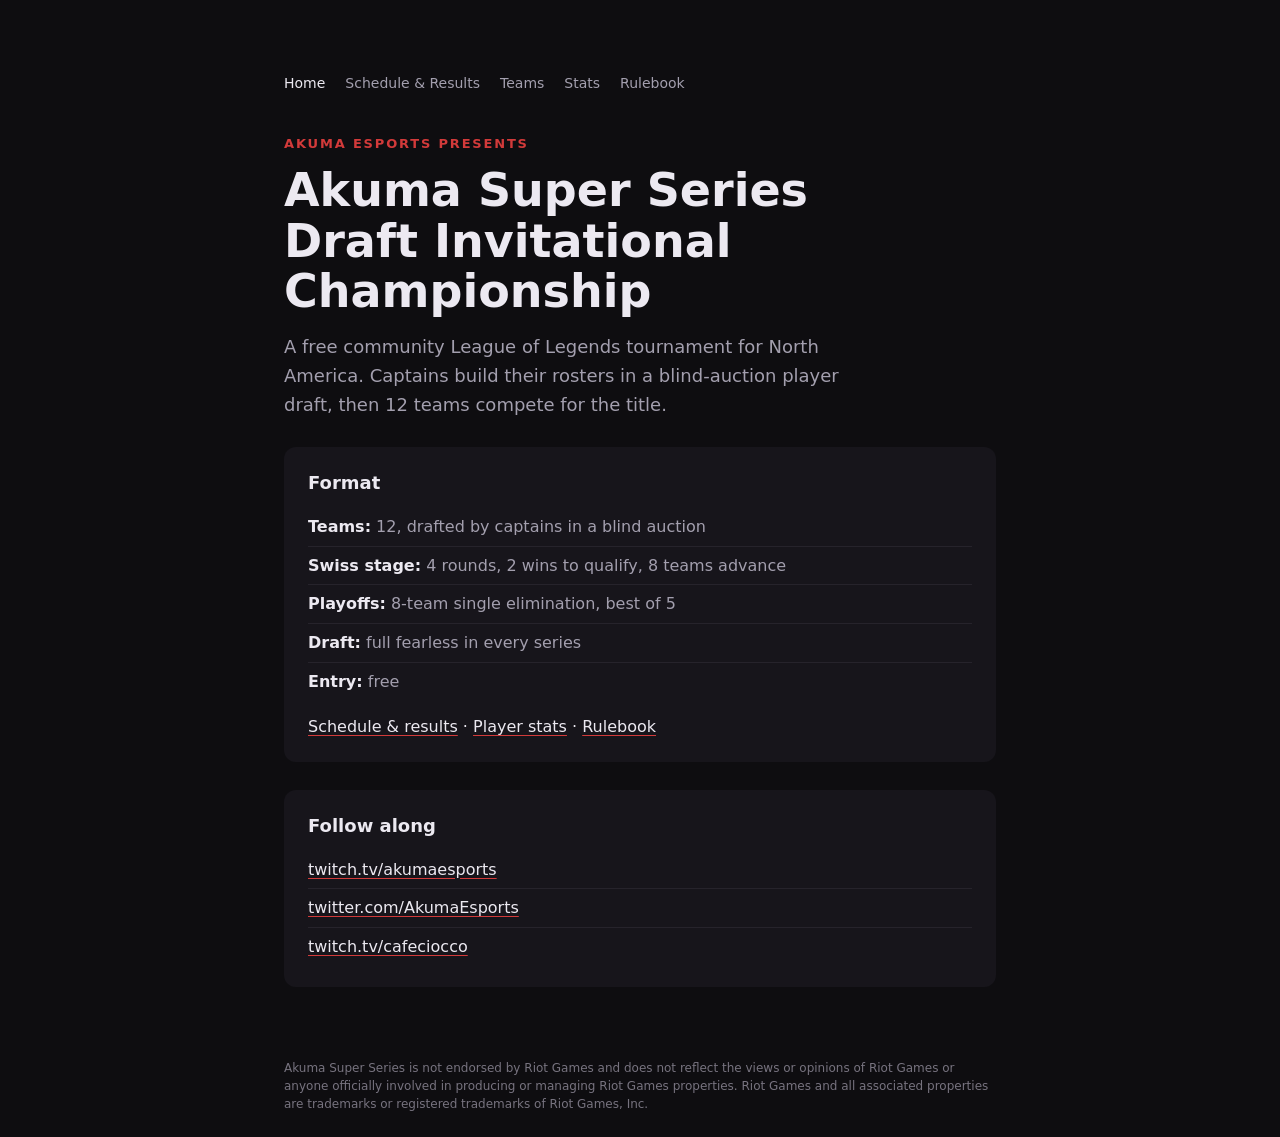
<file: site/index.html>
<!DOCTYPE html>
<html lang="en">
<head>
<meta charset="utf-8">
<meta name="viewport" content="width=device-width, initial-scale=1">
<title>Akuma Super Series – Draft Invitational Championship</title>
<meta name="description" content="ASSDIC: a free community League of Legends tournament run by Akuma Esports, with a blind-auction player draft.">
<style>
  :root { --bg:#0e0d10; --panel:#17151b; --text:#ece9f1; --muted:#a39fae; --accent:#d23a3a; }
  * { box-sizing:border-box; margin:0; padding:0; }
  body { background:var(--bg); color:var(--text); font:16px/1.6 system-ui,-apple-system,"Segoe UI",Roboto,sans-serif; min-height:100vh; display:flex; flex-direction:column; }
  main { flex:1; width:100%; max-width:760px; margin:0 auto; padding:72px 24px 48px; }
  .tag { color:var(--accent); font-weight:700; letter-spacing:.14em; text-transform:uppercase; font-size:13px; }
  h1 { font-size:clamp(30px,6vw,46px); line-height:1.1; margin:10px 0 16px; }
  .lead { color:var(--muted); font-size:18px; max-width:600px; }
  section { background:var(--panel); border-radius:12px; padding:22px 24px; margin-top:28px; }
  h2 { font-size:18px; margin-bottom:10px; }
  nav { display:flex; flex-wrap:wrap; gap:20px; font-size:14px; margin-bottom:40px; }
  nav a { color:var(--muted); text-decoration:none; }
  nav a.on, nav a:hover { color:var(--text); }
  ul { list-style:none; }
  li { padding:6px 0; border-bottom:1px solid #26232b; color:var(--muted); }
  li:last-child { border-bottom:0; }
  li strong { color:var(--text); font-weight:600; }
  a { color:var(--text); text-decoration-color:var(--accent); text-underline-offset:3px; }
  footer { color:#77737f; font-size:12px; line-height:1.5; padding:24px; max-width:760px; margin:0 auto; }
</style>
</head>
<body>
<main>
  <nav><a class="on" href="/">Home</a><a href="/schedule">Schedule &amp; Results</a><a href="/teams">Teams</a><a href="/stats">Stats</a><a href="/rules">Rulebook</a></nav>
  <div class="tag">Akuma Esports presents</div>
  <h1>Akuma Super Series<br>Draft Invitational Championship</h1>
  <p class="lead">A free community League of Legends tournament for North America. Captains build their rosters in a blind-auction player draft, then 12 teams compete for the title.</p>

  <section>
    <h2>Format</h2>
    <ul>
      <li><strong>Teams:</strong> 12, drafted by captains in a blind auction</li>
      <li><strong>Swiss stage:</strong> 4 rounds, 2 wins to qualify, 8 teams advance</li>
      <li><strong>Playoffs:</strong> 8-team single elimination, best of 5</li>
      <li><strong>Draft:</strong> full fearless in every series</li>
      <li><strong>Entry:</strong> free</li>
    </ul>
    <p style="margin-top:14px"><a href="/schedule">Schedule &amp; results</a> · <a href="/stats">Player stats</a> · <a href="/rules">Rulebook</a></p>
  </section>

  <section>
    <h2>Follow along</h2>
    <ul>
      <li><a href="https://twitch.tv/akumaesports">twitch.tv/akumaesports</a></li>
      <li><a href="https://twitter.com/AkumaEsports">twitter.com/AkumaEsports</a></li>
      <li><a href="https://twitch.tv/cafeciocco">twitch.tv/cafeciocco</a></li>
    </ul>
  </section>
</main>
<footer>
  Akuma Super Series is not endorsed by Riot Games and does not reflect the views or opinions of Riot Games or anyone officially involved in producing or managing Riot Games properties. Riot Games and all associated properties are trademarks or registered trademarks of Riot Games, Inc.
</footer>
</body>
</html>
</file>
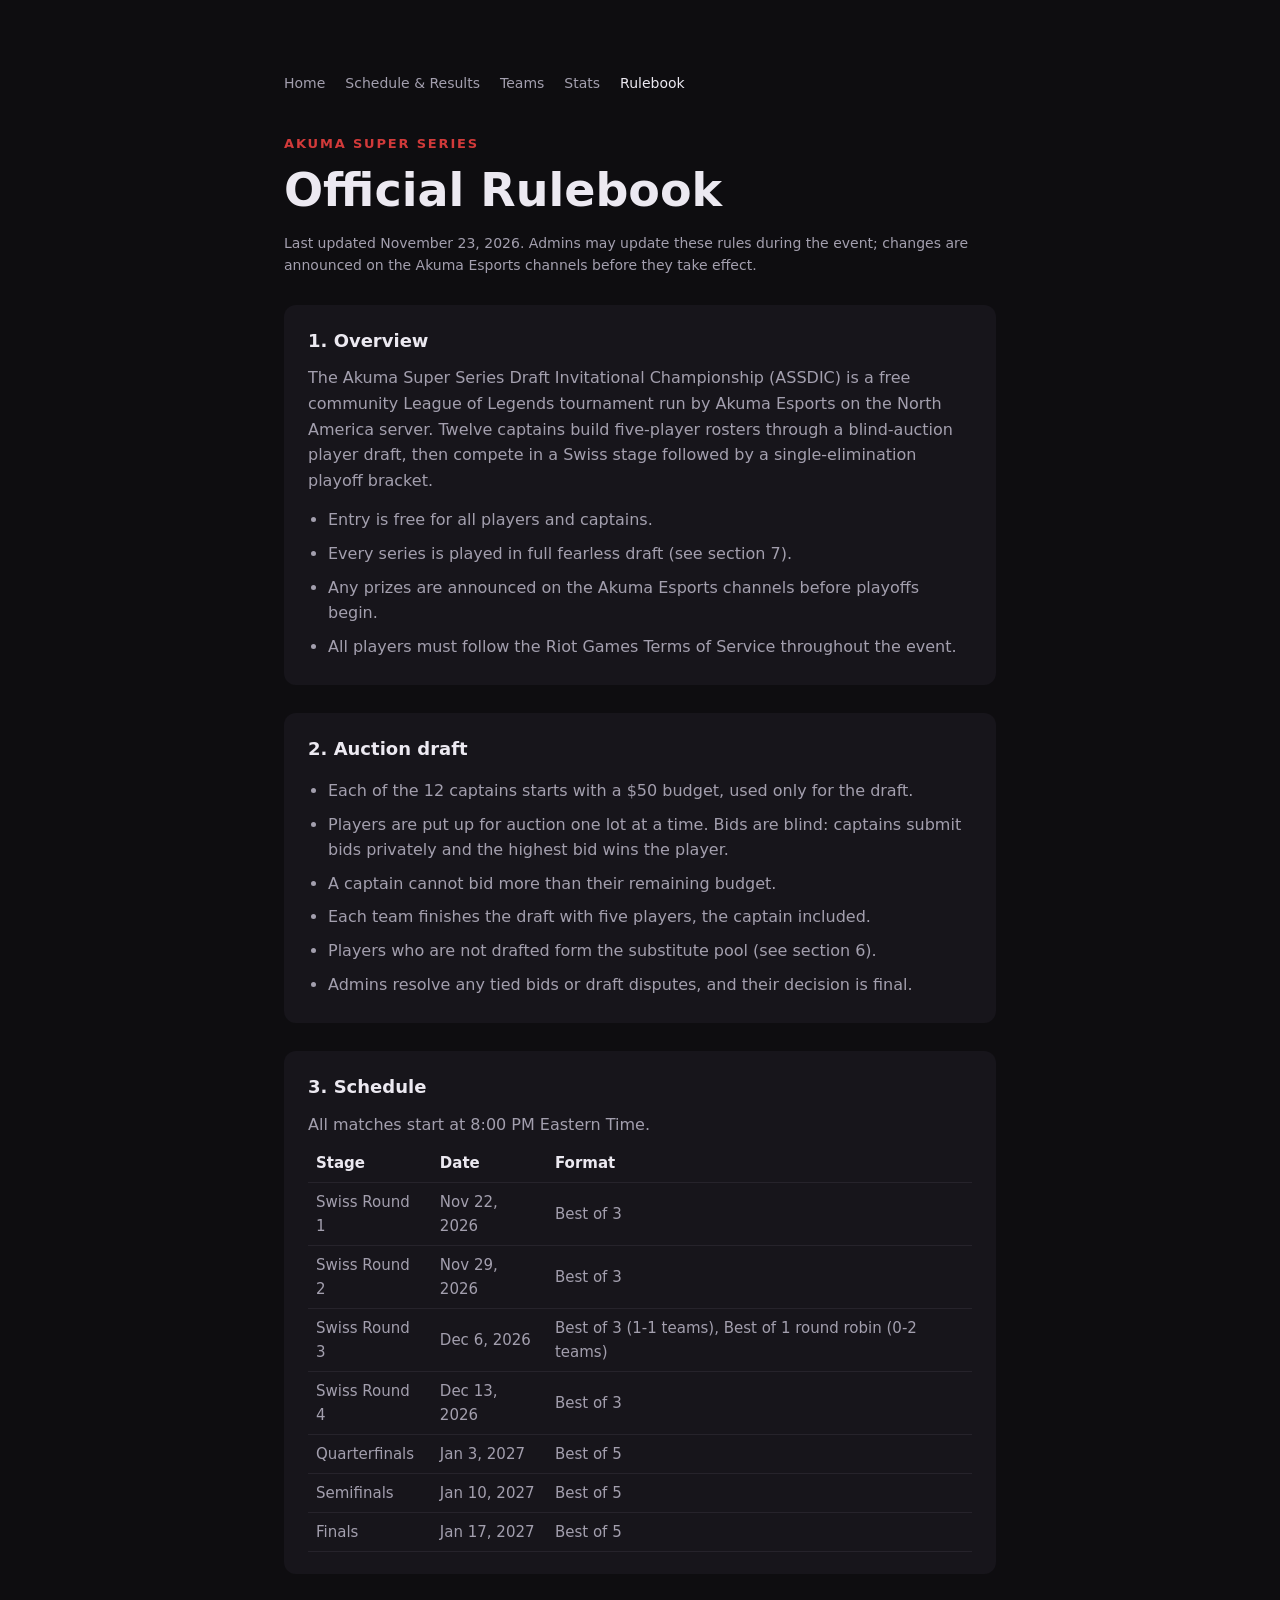
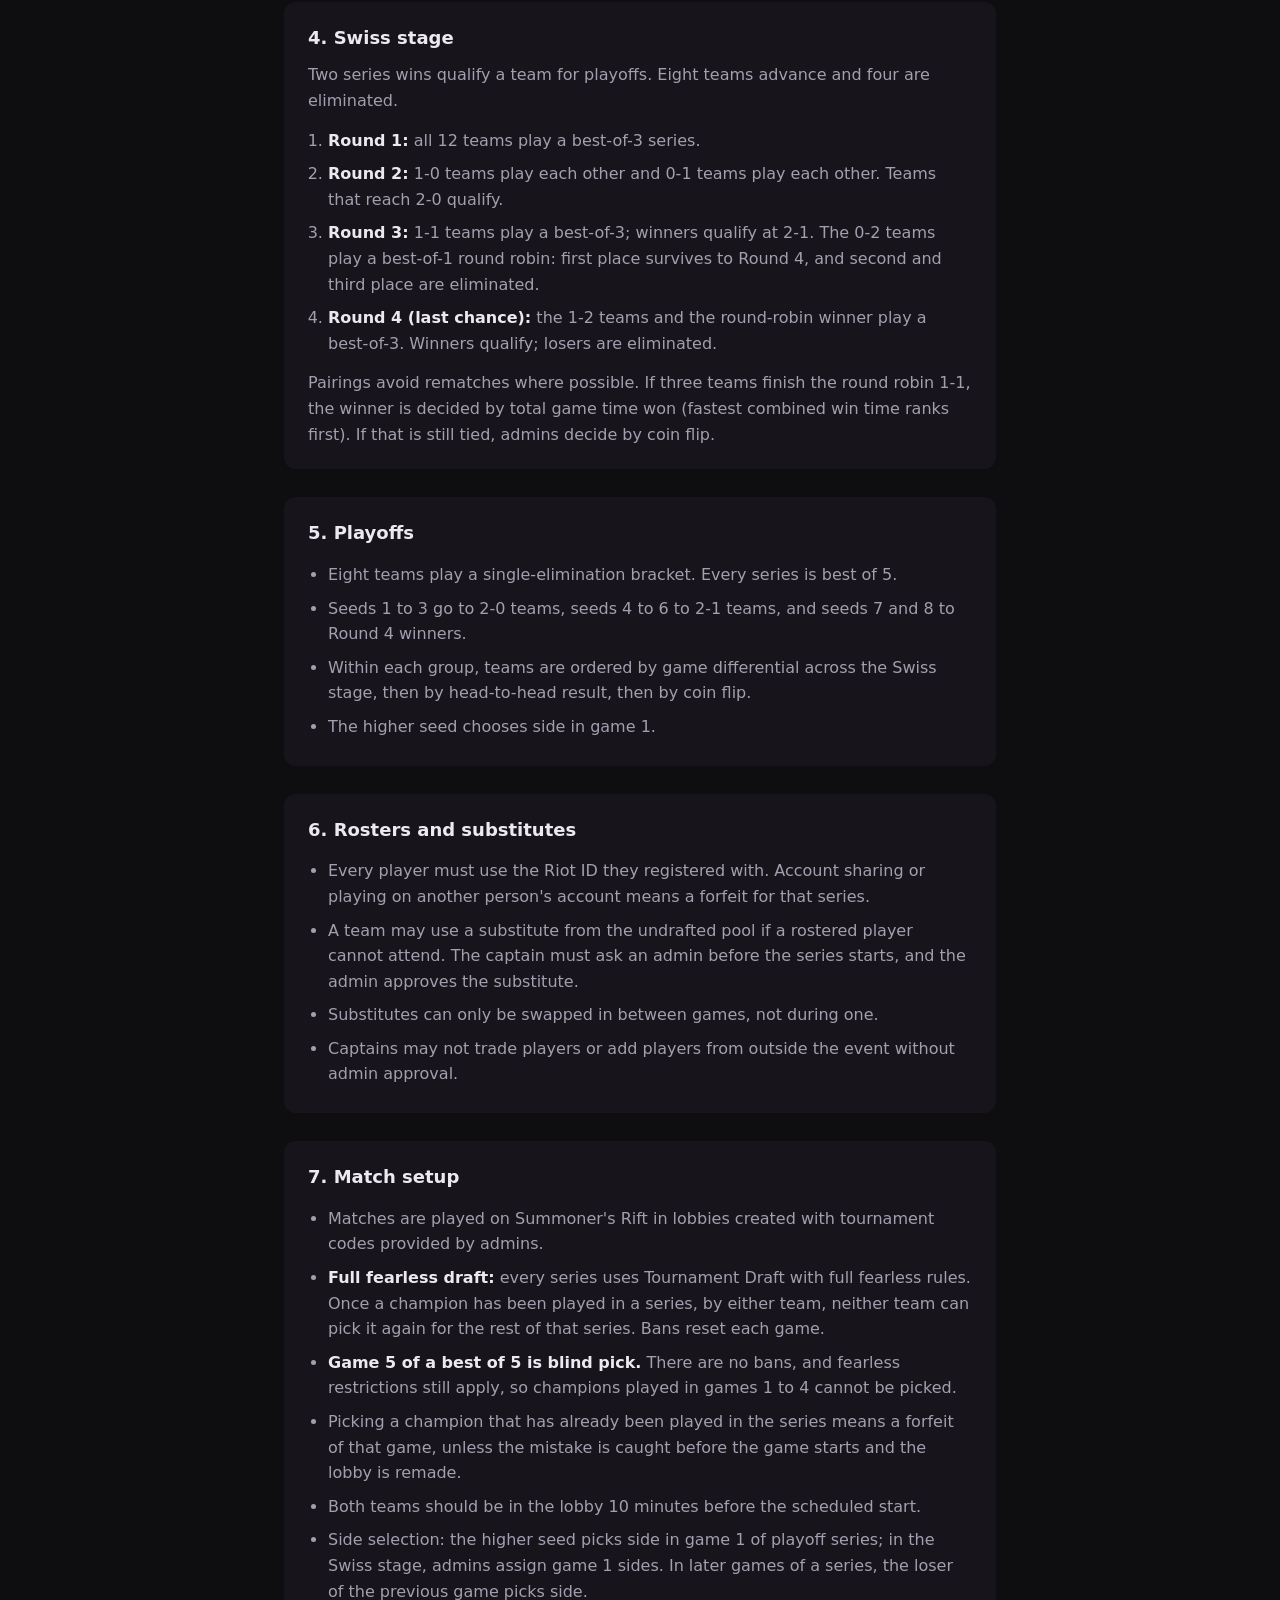
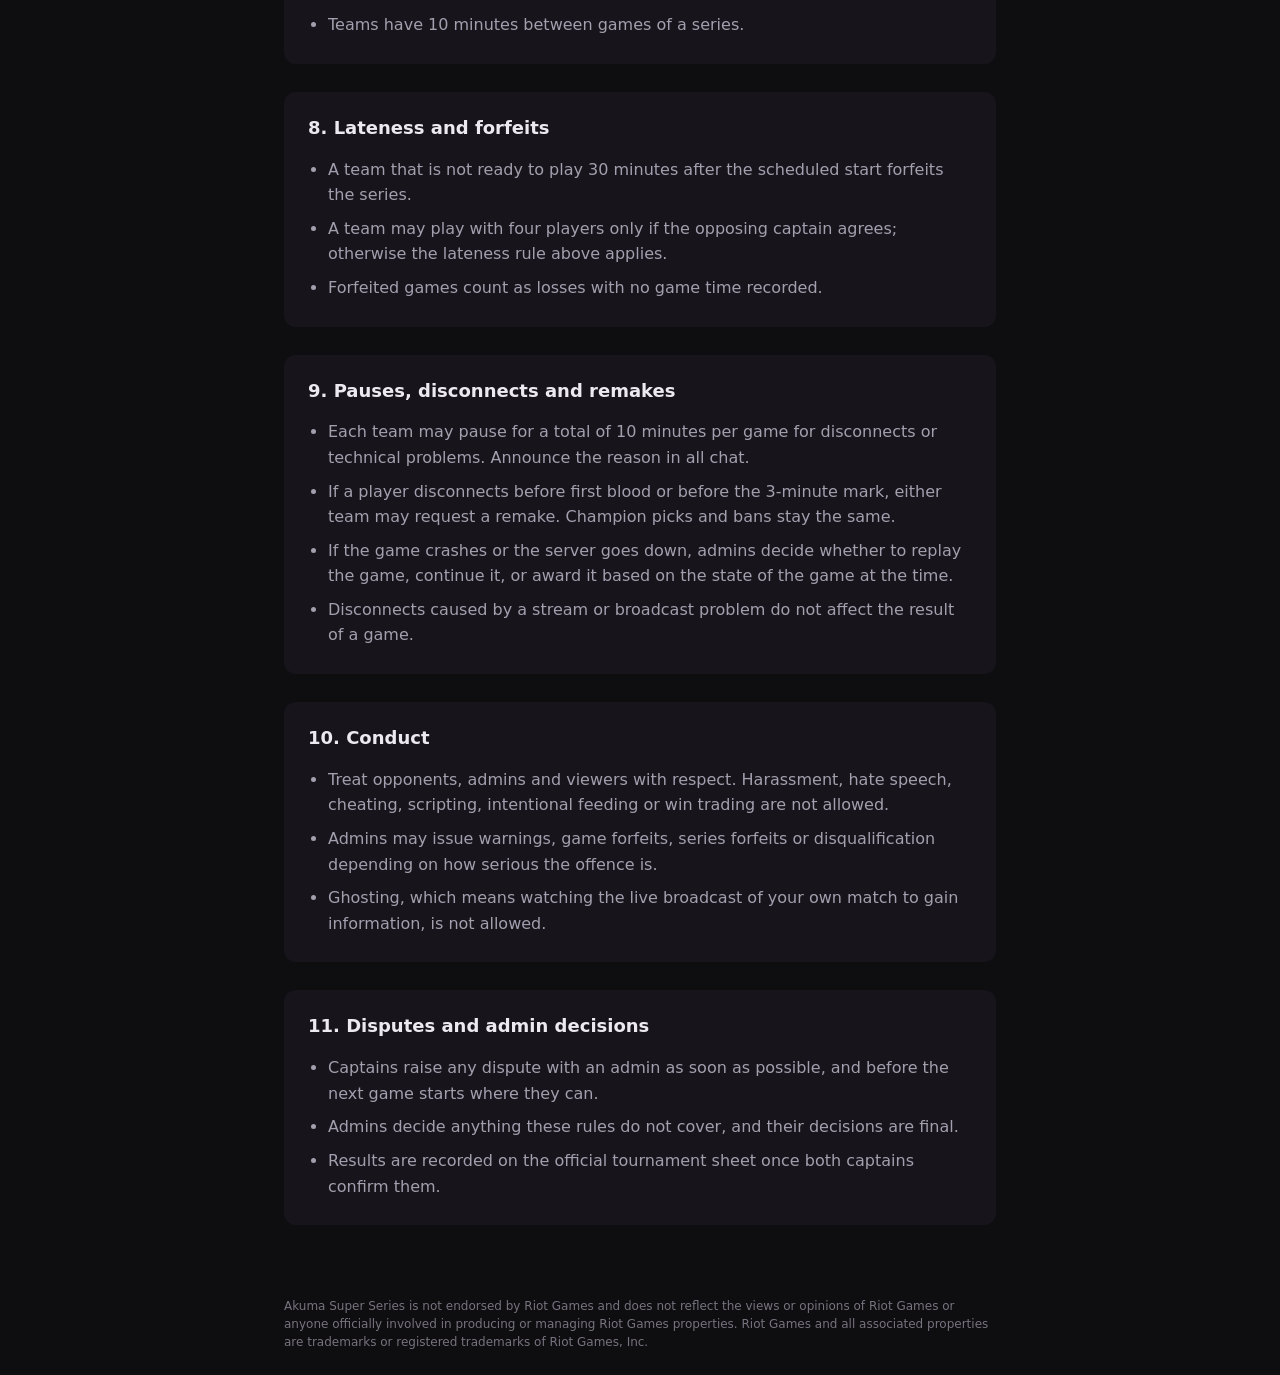
<file: site/rules.html>
<!DOCTYPE html>
<html lang="en">
<head>
<meta charset="utf-8">
<meta name="viewport" content="width=device-width, initial-scale=1">
<title>Rulebook – Akuma Super Series</title>
<meta name="description" content="ASSDIC: a free community League of Legends tournament run by Akuma Esports, with a blind-auction player draft.">
<style>
  :root { --bg:#0e0d10; --panel:#17151b; --text:#ece9f1; --muted:#a39fae; --accent:#d23a3a; }
  * { box-sizing:border-box; margin:0; padding:0; }
  body { background:var(--bg); color:var(--text); font:16px/1.6 system-ui,-apple-system,"Segoe UI",Roboto,sans-serif; min-height:100vh; display:flex; flex-direction:column; }
  main { flex:1; width:100%; max-width:760px; margin:0 auto; padding:72px 24px 48px; }
  .tag { color:var(--accent); font-weight:700; letter-spacing:.14em; text-transform:uppercase; font-size:13px; }
  h1 { font-size:clamp(30px,6vw,46px); line-height:1.1; margin:10px 0 16px; }
  .lead { color:var(--muted); font-size:18px; max-width:600px; }
  section { background:var(--panel); border-radius:12px; padding:22px 24px; margin-top:28px; }
  h2 { font-size:18px; margin-bottom:10px; }
  nav { display:flex; flex-wrap:wrap; gap:20px; font-size:14px; margin-bottom:40px; }
  nav a { color:var(--muted); text-decoration:none; }
  nav a.on, nav a:hover { color:var(--text); }
  ul { list-style:none; }
  li { padding:6px 0; border-bottom:1px solid #26232b; color:var(--muted); }
  li:last-child { border-bottom:0; }
  li strong { color:var(--text); font-weight:600; }
  a { color:var(--text); text-decoration-color:var(--accent); text-underline-offset:3px; }
  footer { color:#77737f; font-size:12px; line-height:1.5; padding:24px; max-width:760px; margin:0 auto; }
  ol { padding-left:20px; color:var(--muted); }
  ol li, section ul li { border:0; padding:4px 0; }
  section ul { list-style:disc; padding-left:20px; }
  section ul li { color:var(--muted); }
  p + p, ul + p, ol + p, p + ul, p + ol { margin-top:10px; }
  section p { color:var(--muted); }
  h3 { font-size:15px; margin:16px 0 6px; color:var(--text); }
  .updated { color:var(--muted); font-size:14px; }
  table { width:100%; border-collapse:collapse; font-size:15px; margin-top:6px; }
  th, td { text-align:left; padding:7px 8px; border-bottom:1px solid #26232b; }
  th { color:var(--text); font-weight:600; } td { color:var(--muted); }
</style>
</head>
<body>
<main>
  <nav><a href="/">Home</a><a href="/schedule">Schedule &amp; Results</a><a href="/teams">Teams</a><a href="/stats">Stats</a><a class="on" href="/rules">Rulebook</a></nav>
  <div class="tag">Akuma Super Series</div>
  <h1>Official Rulebook</h1>
  <p class="updated">Last updated November 23, 2026. Admins may update these rules during the event; changes are announced on the Akuma Esports channels before they take effect.</p>

  <section>
    <h2>1. Overview</h2>
    <p>The Akuma Super Series Draft Invitational Championship (ASSDIC) is a free community League of Legends tournament run by Akuma Esports on the North America server. Twelve captains build five-player rosters through a blind-auction player draft, then compete in a Swiss stage followed by a single-elimination playoff bracket.</p>
    <ul>
      <li>Entry is free for all players and captains.</li>
      <li>Every series is played in full fearless draft (see section 7).</li>
      <li>Any prizes are announced on the Akuma Esports channels before playoffs begin.</li>
      <li>All players must follow the Riot Games Terms of Service throughout the event.</li>
    </ul>
  </section>

  <section>
    <h2>2. Auction draft</h2>
    <ul>
      <li>Each of the 12 captains starts with a $50 budget, used only for the draft.</li>
      <li>Players are put up for auction one lot at a time. Bids are blind: captains submit bids privately and the highest bid wins the player.</li>
      <li>A captain cannot bid more than their remaining budget.</li>
      <li>Each team finishes the draft with five players, the captain included.</li>
      <li>Players who are not drafted form the substitute pool (see section 6).</li>
      <li>Admins resolve any tied bids or draft disputes, and their decision is final.</li>
    </ul>
  </section>

  <section>
    <h2>3. Schedule</h2>
    <p>All matches start at 8:00 PM Eastern Time.</p>
    <table>
      <tr><th>Stage</th><th>Date</th><th>Format</th></tr>
      <tr><td>Swiss Round 1</td><td>Nov 22, 2026</td><td>Best of 3</td></tr>
      <tr><td>Swiss Round 2</td><td>Nov 29, 2026</td><td>Best of 3</td></tr>
      <tr><td>Swiss Round 3</td><td>Dec 6, 2026</td><td>Best of 3 (1-1 teams), Best of 1 round robin (0-2 teams)</td></tr>
      <tr><td>Swiss Round 4</td><td>Dec 13, 2026</td><td>Best of 3</td></tr>
      <tr><td>Quarterfinals</td><td>Jan 3, 2027</td><td>Best of 5</td></tr>
      <tr><td>Semifinals</td><td>Jan 10, 2027</td><td>Best of 5</td></tr>
      <tr><td>Finals</td><td>Jan 17, 2027</td><td>Best of 5</td></tr>
    </table>
  </section>

  <section>
    <h2>4. Swiss stage</h2>
    <p>Two series wins qualify a team for playoffs. Eight teams advance and four are eliminated.</p>
    <ol>
      <li><strong>Round 1:</strong> all 12 teams play a best-of-3 series.</li>
      <li><strong>Round 2:</strong> 1-0 teams play each other and 0-1 teams play each other. Teams that reach 2-0 qualify.</li>
      <li><strong>Round 3:</strong> 1-1 teams play a best-of-3; winners qualify at 2-1. The 0-2 teams play a best-of-1 round robin: first place survives to Round 4, and second and third place are eliminated.</li>
      <li><strong>Round 4 (last chance):</strong> the 1-2 teams and the round-robin winner play a best-of-3. Winners qualify; losers are eliminated.</li>
    </ol>
    <p>Pairings avoid rematches where possible. If three teams finish the round robin 1-1, the winner is decided by total game time won (fastest combined win time ranks first). If that is still tied, admins decide by coin flip.</p>
  </section>

  <section>
    <h2>5. Playoffs</h2>
    <ul>
      <li>Eight teams play a single-elimination bracket. Every series is best of 5.</li>
      <li>Seeds 1 to 3 go to 2-0 teams, seeds 4 to 6 to 2-1 teams, and seeds 7 and 8 to Round 4 winners.</li>
      <li>Within each group, teams are ordered by game differential across the Swiss stage, then by head-to-head result, then by coin flip.</li>
      <li>The higher seed chooses side in game 1.</li>
    </ul>
  </section>

  <section>
    <h2>6. Rosters and substitutes</h2>
    <ul>
      <li>Every player must use the Riot ID they registered with. Account sharing or playing on another person's account means a forfeit for that series.</li>
      <li>A team may use a substitute from the undrafted pool if a rostered player cannot attend. The captain must ask an admin before the series starts, and the admin approves the substitute.</li>
      <li>Substitutes can only be swapped in between games, not during one.</li>
      <li>Captains may not trade players or add players from outside the event without admin approval.</li>
    </ul>
  </section>

  <section>
    <h2>7. Match setup</h2>
    <ul>
      <li>Matches are played on Summoner's Rift in lobbies created with tournament codes provided by admins.</li>
      <li><strong>Full fearless draft:</strong> every series uses Tournament Draft with full fearless rules. Once a champion has been played in a series, by either team, neither team can pick it again for the rest of that series. Bans reset each game.</li>
      <li><strong>Game 5 of a best of 5 is blind pick.</strong> There are no bans, and fearless restrictions still apply, so champions played in games 1 to 4 cannot be picked.</li>
      <li>Picking a champion that has already been played in the series means a forfeit of that game, unless the mistake is caught before the game starts and the lobby is remade.</li>
      <li>Both teams should be in the lobby 10 minutes before the scheduled start.</li>
      <li>Side selection: the higher seed picks side in game 1 of playoff series; in the Swiss stage, admins assign game 1 sides. In later games of a series, the loser of the previous game picks side.</li>
      <li>Teams have 10 minutes between games of a series.</li>
    </ul>
  </section>

  <section>
    <h2>8. Lateness and forfeits</h2>
    <ul>
      <li>A team that is not ready to play 30 minutes after the scheduled start forfeits the series.</li>
      <li>A team may play with four players only if the opposing captain agrees; otherwise the lateness rule above applies.</li>
      <li>Forfeited games count as losses with no game time recorded.</li>
    </ul>
  </section>

  <section>
    <h2>9. Pauses, disconnects and remakes</h2>
    <ul>
      <li>Each team may pause for a total of 10 minutes per game for disconnects or technical problems. Announce the reason in all chat.</li>
      <li>If a player disconnects before first blood or before the 3-minute mark, either team may request a remake. Champion picks and bans stay the same.</li>
      <li>If the game crashes or the server goes down, admins decide whether to replay the game, continue it, or award it based on the state of the game at the time.</li>
      <li>Disconnects caused by a stream or broadcast problem do not affect the result of a game.</li>
    </ul>
  </section>

  <section>
    <h2>10. Conduct</h2>
    <ul>
      <li>Treat opponents, admins and viewers with respect. Harassment, hate speech, cheating, scripting, intentional feeding or win trading are not allowed.</li>
      <li>Admins may issue warnings, game forfeits, series forfeits or disqualification depending on how serious the offence is.</li>
      <li>Ghosting, which means watching the live broadcast of your own match to gain information, is not allowed.</li>
    </ul>
  </section>

  <section>
    <h2>11. Disputes and admin decisions</h2>
    <ul>
      <li>Captains raise any dispute with an admin as soon as possible, and before the next game starts where they can.</li>
      <li>Admins decide anything these rules do not cover, and their decisions are final.</li>
      <li>Results are recorded on the official tournament sheet once both captains confirm them.</li>
    </ul>
  </section>
</main>
<footer>
  Akuma Super Series is not endorsed by Riot Games and does not reflect the views or opinions of Riot Games or anyone officially involved in producing or managing Riot Games properties. Riot Games and all associated properties are trademarks or registered trademarks of Riot Games, Inc.
</footer>
</body>
</html>
</file>
